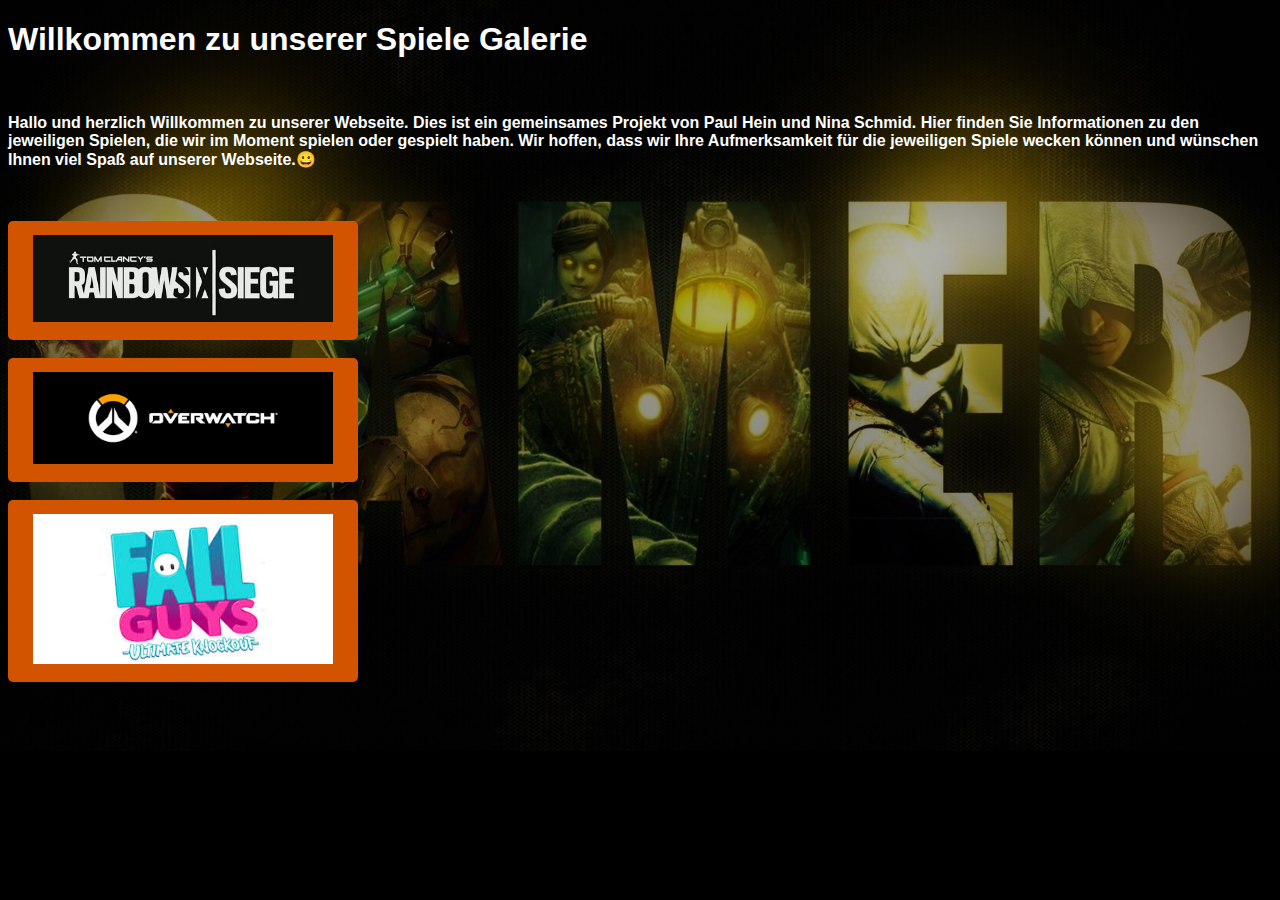
<file: index.html>
<!DOCTYPE html>
<html> 
<head>
	<meta charset="utf-8">
	<title>Spiele Galerie</title>
	<link rel="stylesheet" href="css/style.css" type="text/css">
</head>
<body id="homepageBody"> 
<h1>Willkommen zu unserer Spiele Galerie</h1>
<br>
<p><strong>Hallo und herzlich Willkommen zu unserer Webseite. Dies ist ein gemeinsames Projekt von Paul Hein und Nina Schmid. Hier finden Sie Informationen zu den jeweiligen Spielen, die wir im Moment spielen oder gespielt haben. Wir hoffen, dass wir Ihre Aufmerksamkeit für die jeweiligen Spiele wecken können und wünschen Ihnen viel Spaß auf unserer Webseite.</strong>&#128512;</p>
<br>
<br>
<a href="html/rainbow/Rainbow_Six_Siege.html"><img src="img/siege_text.jpg" alt="RainbowSixSiege" style="width: 300px;"></a>
<br>
<br>
<a href="html/overwatch/overwatch.html"><img src="img/overwatch_text.jpg" alt="Overwatch" style="width: 300px;"></a>
<br>
<br>
<a href="html/fallguys/fallguys.html"><img src="img/fallguys_text.jpg" alt="Fallguys" style="width: 300px;height: 150px;"></a>
</body>
</html>
</file>
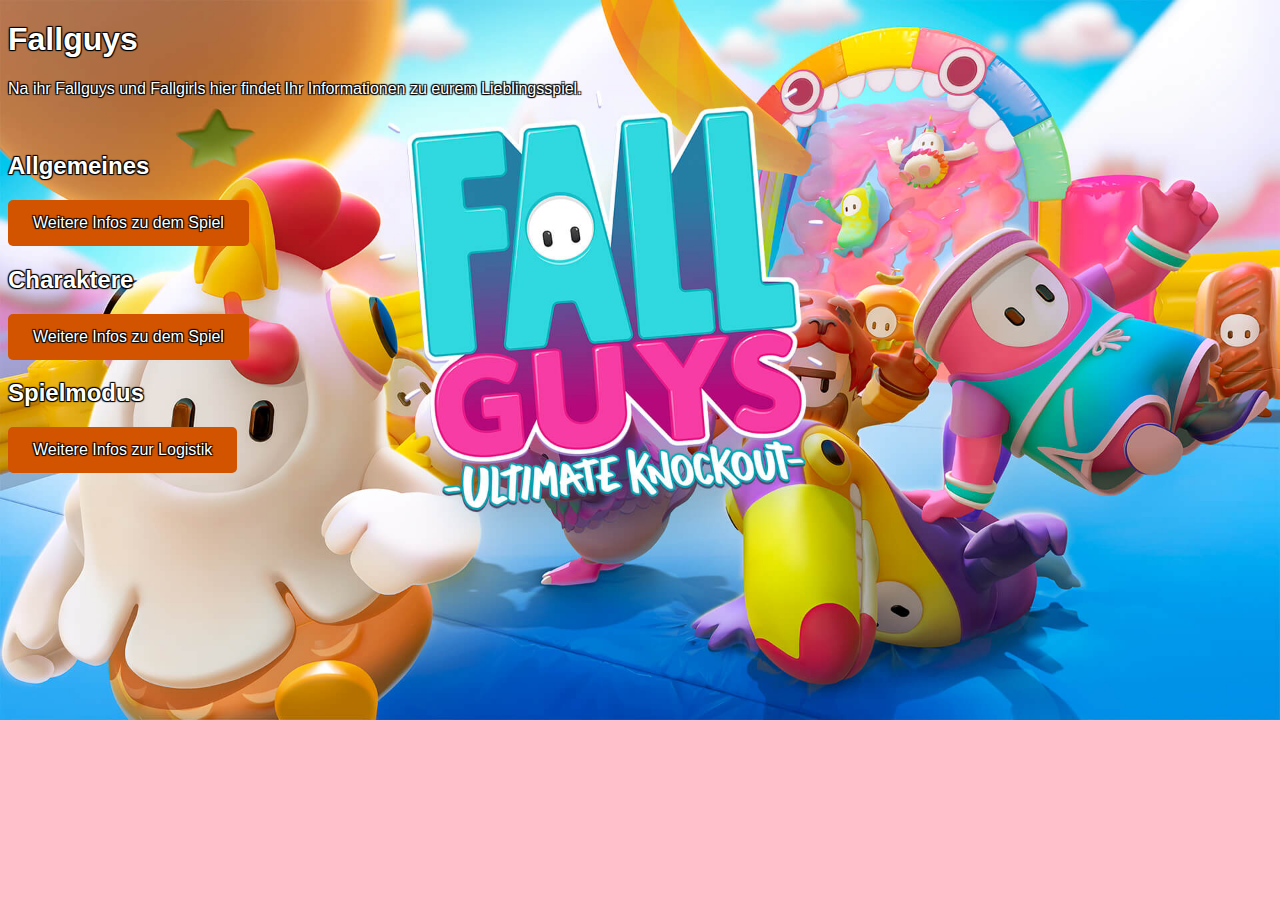
<file: html/fallguys/fallguys.html>
<!DOCTYPE html>
<html> 
<head>
	<meta charset="utf-8">
	<title>Fallguys</title>
	<link rel="stylesheet" href="../../css/style.css" type="text/css">
</head>
<body id="fallguysmainpage">
<h1>Fallguys</h1>
<p>Na ihr Fallguys und Fallgirls hier findet Ihr Informationen zu eurem Lieblingsspiel.</p>
<br>
<h2>Allgemeines</h2>
<a href="html/allgemeinesFallguys.html" target="_self">Weitere Infos zu dem Spiel</a>
<br>
<h2>Charaktere</h2>
<a href="html/charaktereFallguys.html" target="_self">Weitere Infos zu dem Spiel</a>
<br>
<h2>Spielmodus</h2>
<a href="html/spielmodusFallguys.html" target="_self">Weitere Infos zur Logistik</a>
</body>
</html>
</file>
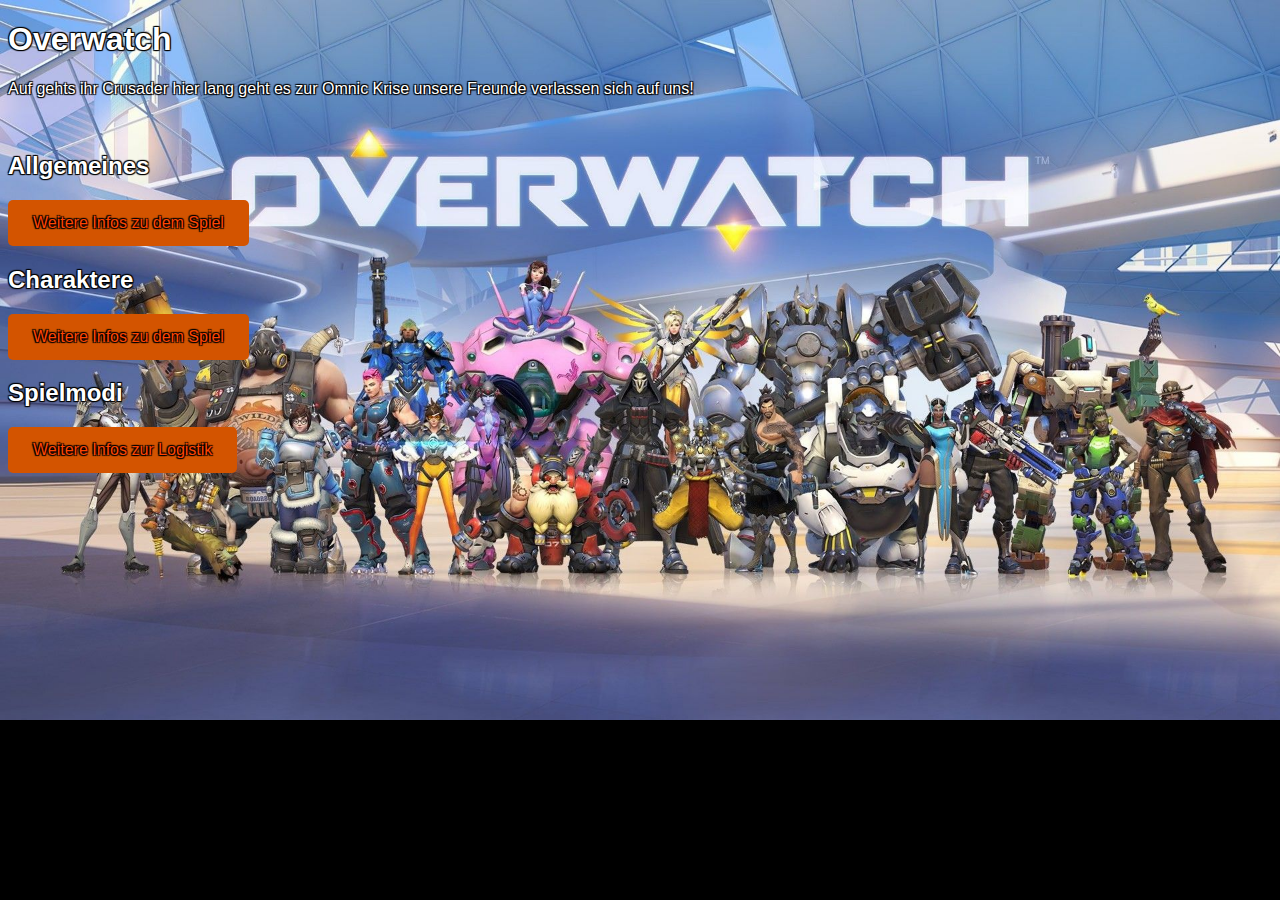
<file: html/overwatch/overwatch.html>
<!DOCTYPE html>
<html>
<head>
	<meta charset="utf-8">
	<title>Overwatch</title>
	<link rel="stylesheet" href="../../css/style.css" type="text/css">
</head>
<body id="overwatchHaupt">
<h1>Overwatch</h1>
<p>Auf gehts ihr Crusader hier lang geht es zur Omnic Krise unsere Freunde verlassen sich auf uns!</p>
<br>
<h2>Allgemeines</h2>
<a id="linkO" href="html/allgemeinesOverwatch.html" target="_self">Weitere Infos zu dem Spiel</a>
<br>
<h2>Charaktere</h2>
<a id="linkO" href="html/charaktereOverwatch.html" target="_self">Weitere Infos zu dem Spiel</a>
<br>
<h2>Spielmodi</h2>
<a id="linkO" href="html/spielmodusOverwatch.html" target="_self">Weitere Infos zur Logistik</a>
</body>
</html>
</file>
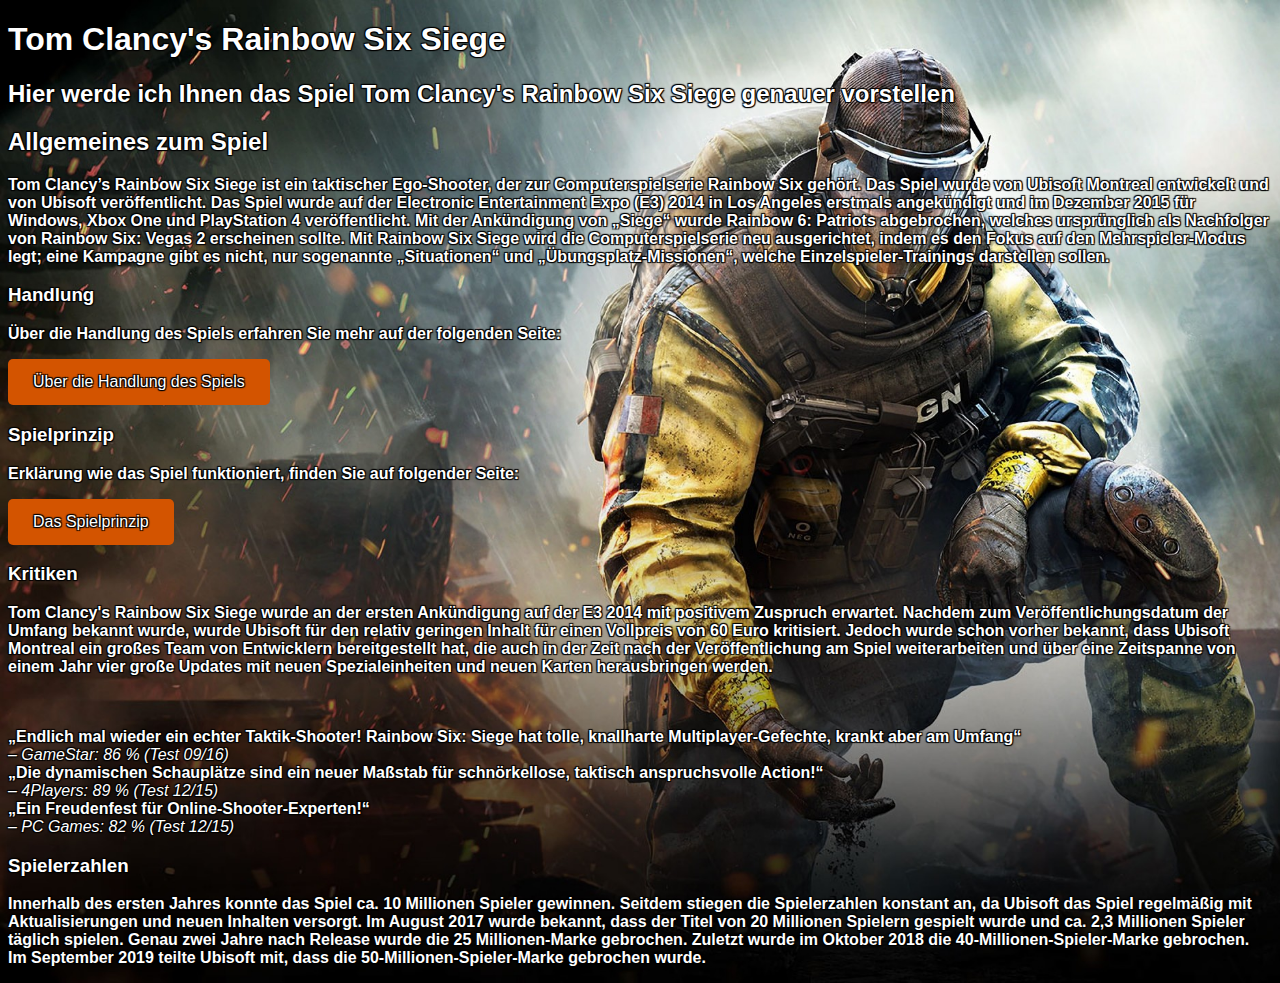
<file: html/rainbow/Rainbow_Six_Siege.html>
<!DOCTYPE html>
</html>
<head>
    <meta charset="utf-8">
    <title>Rainbow Six Siege</title>
    <link rel="stylesheet" href="../../css/style.css" type="text/css">
</head>
<body id="rainbowBackground">
<h1>Tom Clancy's Rainbow Six Siege</h1>
<h2>Hier werde ich Ihnen das Spiel Tom Clancy's Rainbow Six Siege genauer vorstellen</h2>
<h2>Allgemeines zum Spiel</h2>
<p><strong>Tom Clancy’s Rainbow Six Siege ist ein taktischer Ego-Shooter, der zur Computerspielserie Rainbow Six gehört. Das Spiel wurde von Ubisoft Montreal entwickelt und von Ubisoft veröffentlicht. Das Spiel wurde auf der Electronic Entertainment Expo (E3) 2014 in Los Angeles erstmals angekündigt und im Dezember 2015 für Windows, Xbox One und PlayStation 4 veröffentlicht. Mit der Ankündigung von „Siege“ wurde Rainbow 6: Patriots abgebrochen, welches ursprünglich als Nachfolger von Rainbow Six: Vegas 2 erscheinen sollte. Mit Rainbow Six Siege wird die Computerspielserie neu ausgerichtet, indem es den Fokus auf den Mehrspieler-Modus legt; eine Kampagne gibt es nicht, nur sogenannte „Situationen“ und „Übungsplatz-Missionen“, welche Einzelspieler-Trainings darstellen sollen.</strong></p>
<h3>Handlung</h3>
<p><strong>Über die Handlung des Spiels erfahren Sie mehr auf der folgenden Seite:</strong></p>
<a href="sonstiges/handlung.html" target="_self">Über die Handlung des Spiels</a>
<h3>Spielprinzip</h3>
<p><strong>Erklärung wie das Spiel funktioniert, finden Sie auf folgender Seite:</strong></p>
<a href="sonstiges/spielprinzip.html" target="_self">Das Spielprinzip</a>
<h3>Kritiken</h3>
<p><strong>Tom Clancy's Rainbow Six Siege wurde an der ersten Ankündigung auf der E3 2014 mit positivem Zuspruch erwartet. Nachdem zum Veröffentlichungsdatum der Umfang bekannt wurde, wurde Ubisoft für den relativ geringen Inhalt für einen Vollpreis von 60 Euro kritisiert. Jedoch wurde schon vorher bekannt, dass Ubisoft Montreal ein großes Team von Entwicklern bereitgestellt hat, die auch in der Zeit nach der Veröffentlichung am Spiel weiterarbeiten und über eine Zeitspanne von einem Jahr vier große Updates mit neuen Spezialeinheiten und neuen Karten herausbringen werden.</strong></p><br>
<br><strong>„Endlich mal wieder ein echter Taktik-Shooter! Rainbow Six: Siege hat tolle, knallharte Multiplayer-Gefechte, krankt aber am Umfang“</strong>
<br><i>– GameStar: 86 % (Test 09/16)</i>
<br><strong>„Die dynamischen Schauplätze sind ein neuer Maßstab für schnörkellose, taktisch anspruchsvolle Action!“</strong>
<br><i>– 4Players: 89 % (Test 12/15)</i>
<br><strong>„Ein Freudenfest für Online-Shooter-Experten!“</strong>
<br><i>– PC Games: 82 % (Test 12/15)</i>
<h3>Spielerzahlen</h3>
<p><strong>Innerhalb des ersten Jahres konnte das Spiel ca. 10 Millionen Spieler gewinnen. Seitdem stiegen die Spielerzahlen konstant an, da Ubisoft das Spiel regelmäßig mit Aktualisierungen und neuen Inhalten versorgt. Im August 2017 wurde bekannt, dass der Titel von 20 Millionen Spielern gespielt wurde und ca. 2,3 Millionen Spieler täglich spielen. Genau zwei Jahre nach Release wurde die 25 Millionen-Marke gebrochen. Zuletzt wurde im Oktober 2018 die 40-Millionen-Spieler-Marke gebrochen. Im September 2019 teilte Ubisoft mit, dass die 50-Millionen-Spieler-Marke gebrochen wurde.</strong></p>
</body>
</html>
</file>
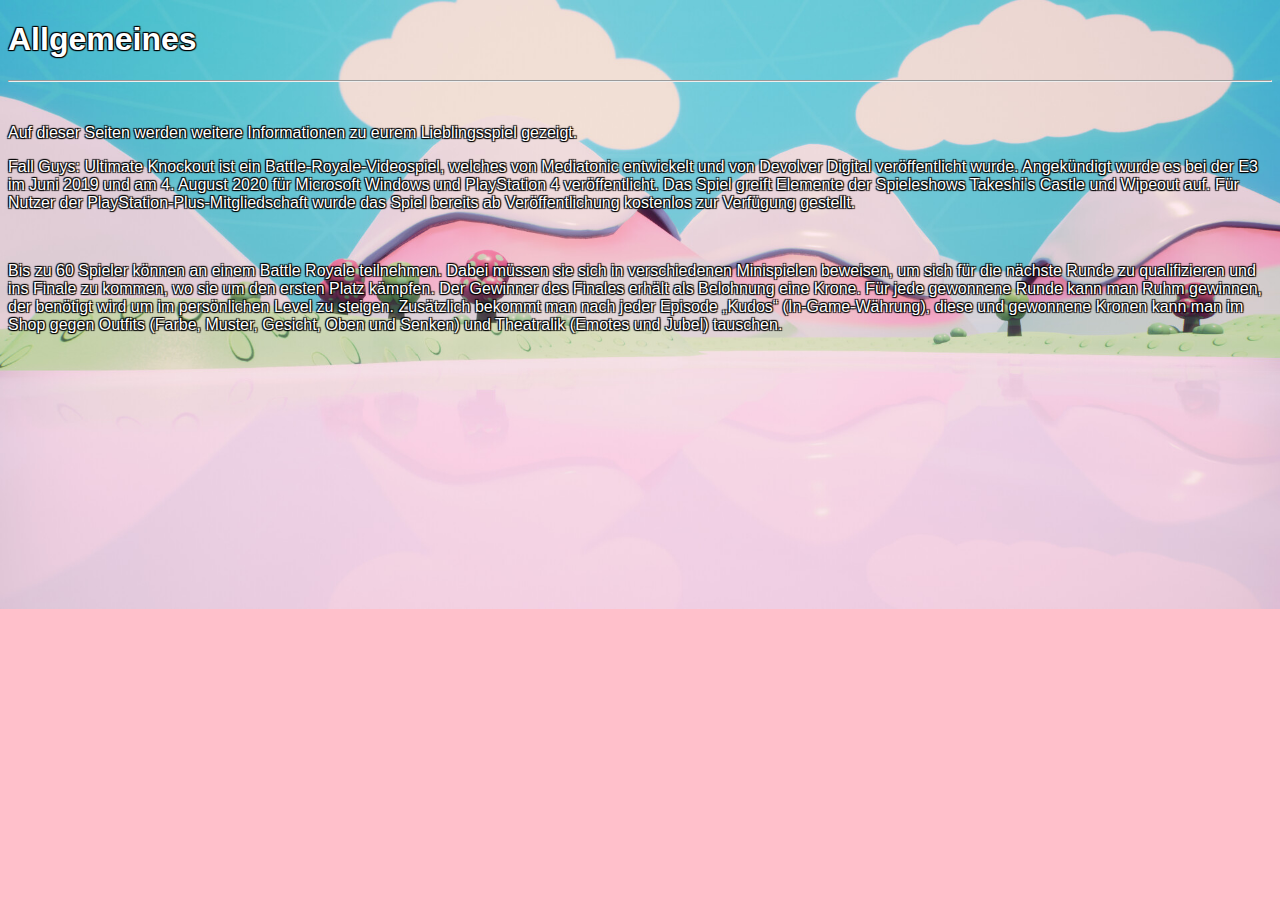
<file: html/fallguys/html/allgemeinesFallguys.html>
<!DOCTYPE html>
<html>
<head>
	<meta charset="utf-8">
	<title>Allgemeines</title>
	<link rel="stylesheet" href="../../../css/style.css" type="text/css">
</head>
<body id="fallguysrest">
<h1>Allgemeines</h1>
<hr>
<br>
<p>Auf dieser Seiten werden weitere Informationen zu eurem Lieblingsspiel gezeigt.
<br>
</p>
<p>Fall Guys: Ultimate Knockout ist ein Battle-Royale-Videospiel, welches von Mediatonic entwickelt und von Devolver Digital veröffentlicht wurde. Angekündigt wurde es bei der E3 im Juni 2019 und am 4. August 2020 für Microsoft Windows und PlayStation 4 veröffentlicht. Das Spiel greift Elemente der Spieleshows Takeshi’s Castle und Wipeout auf.
	Für Nutzer der PlayStation-Plus-Mitgliedschaft wurde das Spiel bereits ab Veröffentlichung kostenlos zur Verfügung gestellt.</p>
<br>
<p>Bis zu 60 Spieler können an einem Battle Royale teilnehmen. Dabei müssen sie sich in verschiedenen Minispielen beweisen, um sich für die nächste Runde zu qualifizieren und ins Finale zu kommen, wo sie um den ersten Platz kämpfen. Der Gewinner des Finales erhält als Belohnung eine Krone. Für jede gewonnene Runde kann man Ruhm gewinnen, der benötigt wird um im persönlichen Level zu steigen. Zusätzlich bekommt man nach jeder Episode „Kudos“ (In-Game-Währung), diese und gewonnene Kronen kann man im Shop gegen Outfits (Farbe, Muster, Gesicht, Oben und Senken) und Theatralik (Emotes und Jubel) tauschen.</p>	
</body>
</html>
</file>
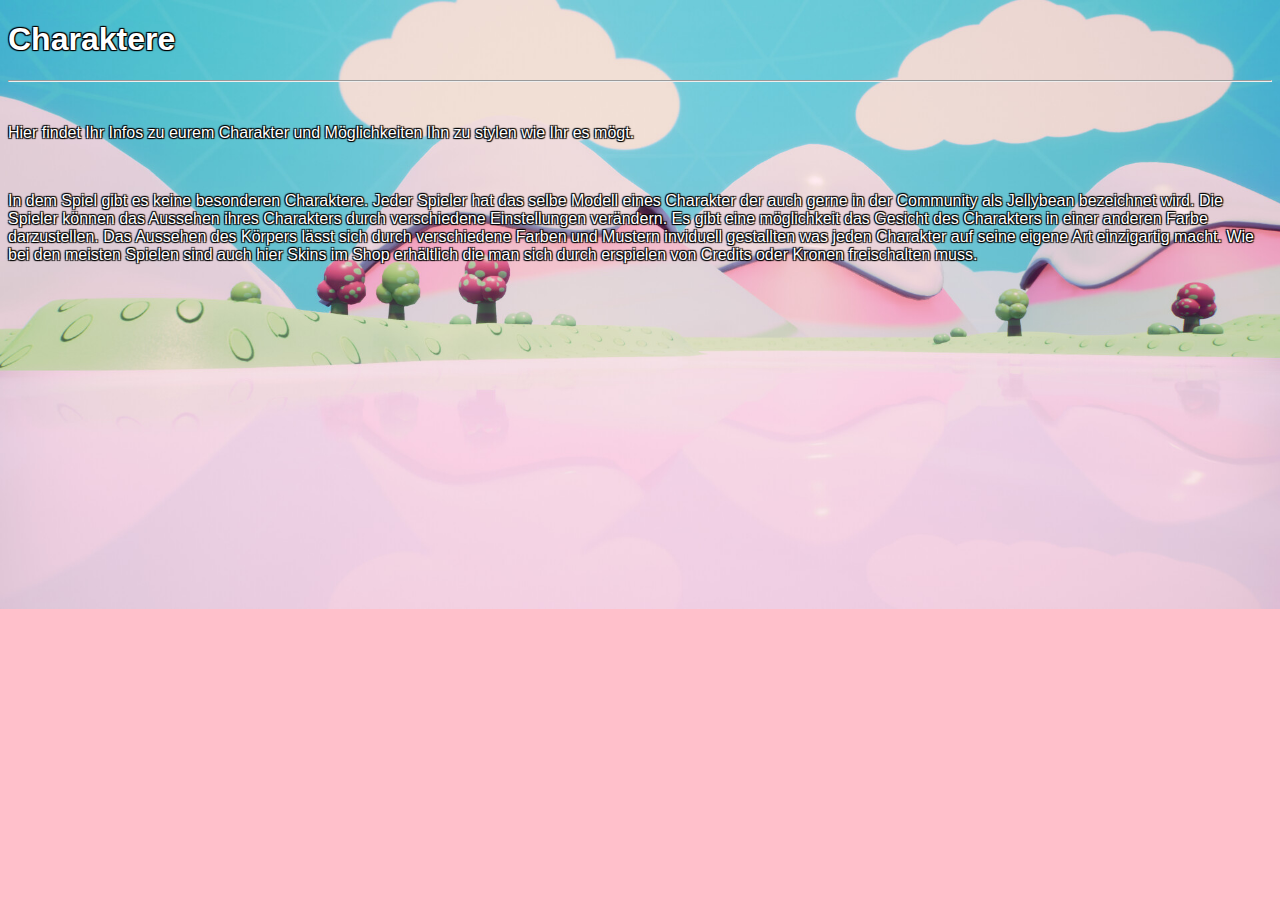
<file: html/fallguys/html/charaktereFallguys.html>
<!DOCTYPE html>
<html>
<head>
	<meta charset="utf-8">
	<title>Charaktere</title>
	<link rel="stylesheet" href="../../../css/style.css" type="text/css">
</head>
<body id="fallguysrest">
<h1>Charaktere</h1>
<hr>
<br>
<p>Hier findet Ihr Infos zu eurem Charakter und Möglichkeiten Ihn zu stylen wie Ihr es mögt.</p>
<br>
<p>In dem Spiel gibt es keine besonderen Charaktere. Jeder Spieler hat das selbe Modell eines Charakter der auch gerne in der Community als Jellybean bezeichnet wird. Die Spieler können das Aussehen ihres Charakters durch verschiedene Einstellungen verändern. Es gibt eine möglichkeit das Gesicht des Charakters in einer anderen Farbe darzustellen. Das Aussehen des Körpers lässt sich durch verschiedene Farben und Mustern inviduell gestallten was jeden Charakter auf seine eigene Art einzigartig macht. Wie bei den meisten Spielen sind auch hier Skins im Shop erhältlich die man sich durch erspielen von Credits oder Kronen freischalten muss.</p>
</body>
</html>
</file>
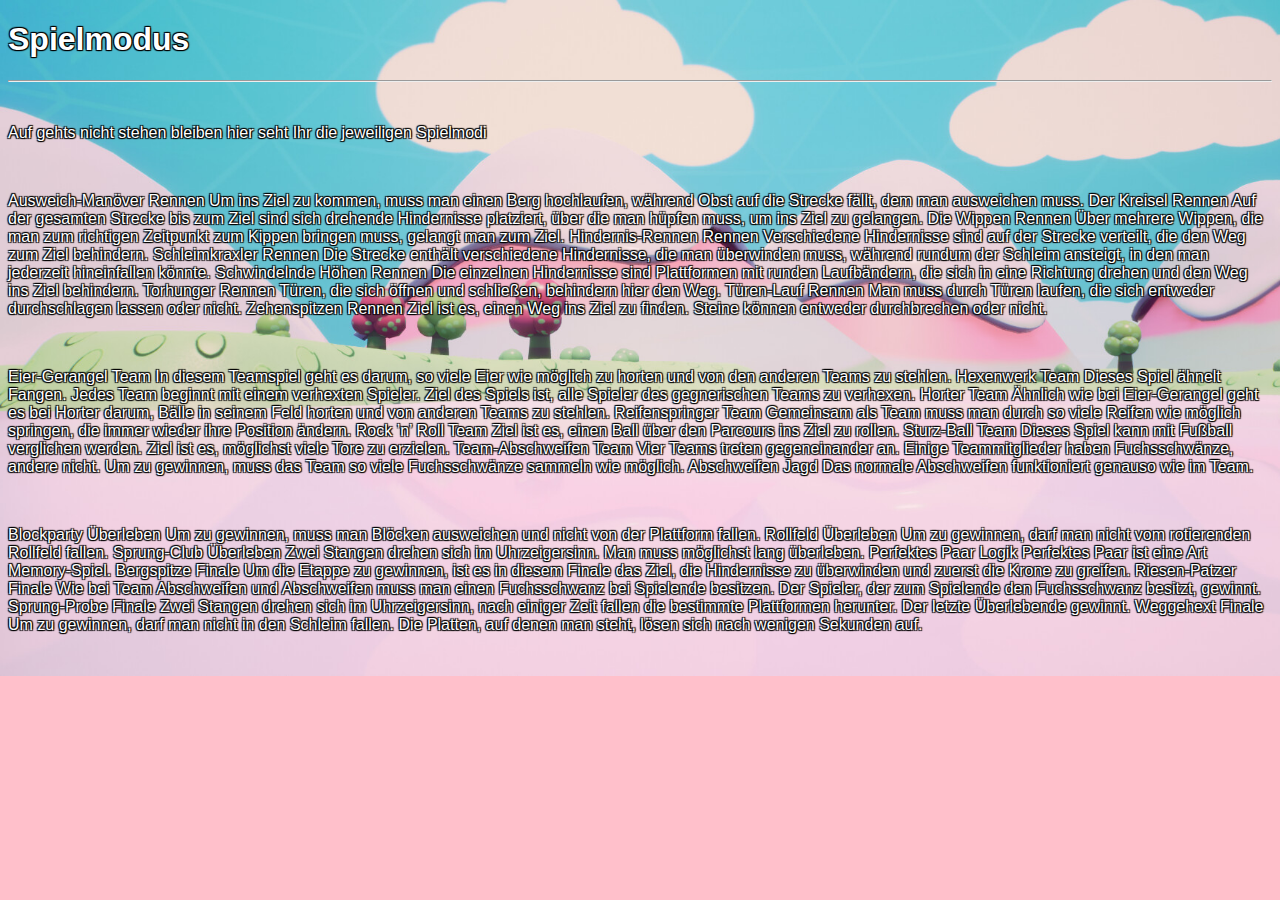
<file: html/fallguys/html/spielmodusFallguys.html>
<!DOCTYPE html>
<html> 
<head>
	<meta charset="utf-8">
	<title>Spielmodus</title>
	<link rel="stylesheet" href="../../../css/style.css" type="text/css">
</head>
<body id="fallguysrest">
<h1>Spielmodus</h1>
<hr>
<br>
<p>Auf gehts nicht stehen bleiben hier seht Ihr die jeweiligen Spielmodi</p>
<br>
<p>Ausweich-Manöver	Rennen	Um ins Ziel zu kommen, muss man einen Berg hochlaufen, während Obst auf die Strecke fällt, dem man ausweichen muss.
    Der Kreisel	Rennen	Auf der gesamten Strecke bis zum Ziel sind sich drehende Hindernisse platziert, über die man hüpfen muss, um ins Ziel zu gelangen.
    Die Wippen	Rennen	Über mehrere Wippen, die man zum richtigen Zeitpunkt zum Kippen bringen muss, gelangt man zum Ziel.
    Hindernis-Rennen	Rennen	Verschiedene Hindernisse sind auf der Strecke verteilt, die den Weg zum Ziel behindern.
    Schleimkraxler	Rennen	Die Strecke enthält verschiedene Hindernisse, die man überwinden muss, während rundum der Schleim ansteigt, in den man jederzeit hineinfallen könnte.
    Schwindelnde Höhen	Rennen	Die einzelnen Hindernisse sind Plattformen mit runden Laufbändern, die sich in eine Richtung drehen und den Weg ins Ziel behindern.
    Torhunger	Rennen	Türen, die sich öffnen und schließen, behindern hier den Weg.
    Türen-Lauf	Rennen	Man muss durch Türen laufen, die sich entweder durchschlagen lassen oder nicht.
    Zehenspitzen	Rennen	Ziel ist es, einen Weg ins Ziel zu finden. Steine können entweder durchbrechen oder nicht.</p>
<br>
<p>Eier-Gerangel	Team	In diesem Teamspiel geht es darum, so viele Eier wie möglich zu horten und von den anderen Teams zu stehlen.
    Hexenwerk	Team	Dieses Spiel ähnelt Fangen. Jedes Team beginnt mit einem verhexten Spieler. Ziel des Spiels ist, alle Spieler des gegnerischen Teams zu verhexen.
    Horter	Team	Ähnlich wie bei Eier-Gerangel geht es bei Horter darum, Bälle in seinem Feld horten und von anderen Teams zu stehlen.
    Reifenspringer	Team	Gemeinsam als Team muss man durch so viele Reifen wie möglich springen, die immer wieder ihre Position ändern.
    Rock ’n’ Roll	Team	Ziel ist es, einen Ball über den Parcours ins Ziel zu rollen.
    Sturz-Ball	Team	Dieses Spiel kann mit Fußball verglichen werden. Ziel ist es, möglichst viele Tore zu erzielen.
    Team-Abschweifen	Team	Vier Teams treten gegeneinander an. Einige Teammitglieder haben Fuchsschwänze, andere nicht. Um zu gewinnen, muss das Team so viele Fuchsschwänze sammeln wie möglich.
    Abschweifen	Jagd	Das normale Abschweifen funktioniert genauso wie im Team.</p>
<br>
<p>Blockparty	Überleben	Um zu gewinnen, muss man Blöcken ausweichen und nicht von der Plattform fallen.
    Rollfeld	Überleben	Um zu gewinnen, darf man nicht vom rotierenden Rollfeld fallen.
    Sprung-Club	Überleben	Zwei Stangen drehen sich im Uhrzeigersinn. Man muss möglichst lang überleben.
    Perfektes Paar	Logik	Perfektes Paar ist eine Art Memory-Spiel.
    Bergspitze	Finale	Um die Etappe zu gewinnen, ist es in diesem Finale das Ziel, die Hindernisse zu überwinden und zuerst die Krone zu greifen.
    Riesen-Patzer	Finale	Wie bei Team Abschweifen und Abschweifen muss man einen Fuchsschwanz bei Spielende besitzen. Der Spieler, der zum Spielende den Fuchsschwanz besitzt, gewinnt.
    Sprung-Probe	Finale	Zwei Stangen drehen sich im Uhrzeigersinn, nach einiger Zeit fallen die bestimmte Plattformen herunter. Der letzte Überlebende gewinnt.
    Weggehext	Finale	Um zu gewinnen, darf man nicht in den Schleim fallen. Die Platten, auf denen man steht, lösen sich nach wenigen Sekunden auf.</p>
<br>
</body>
</html>
</file>
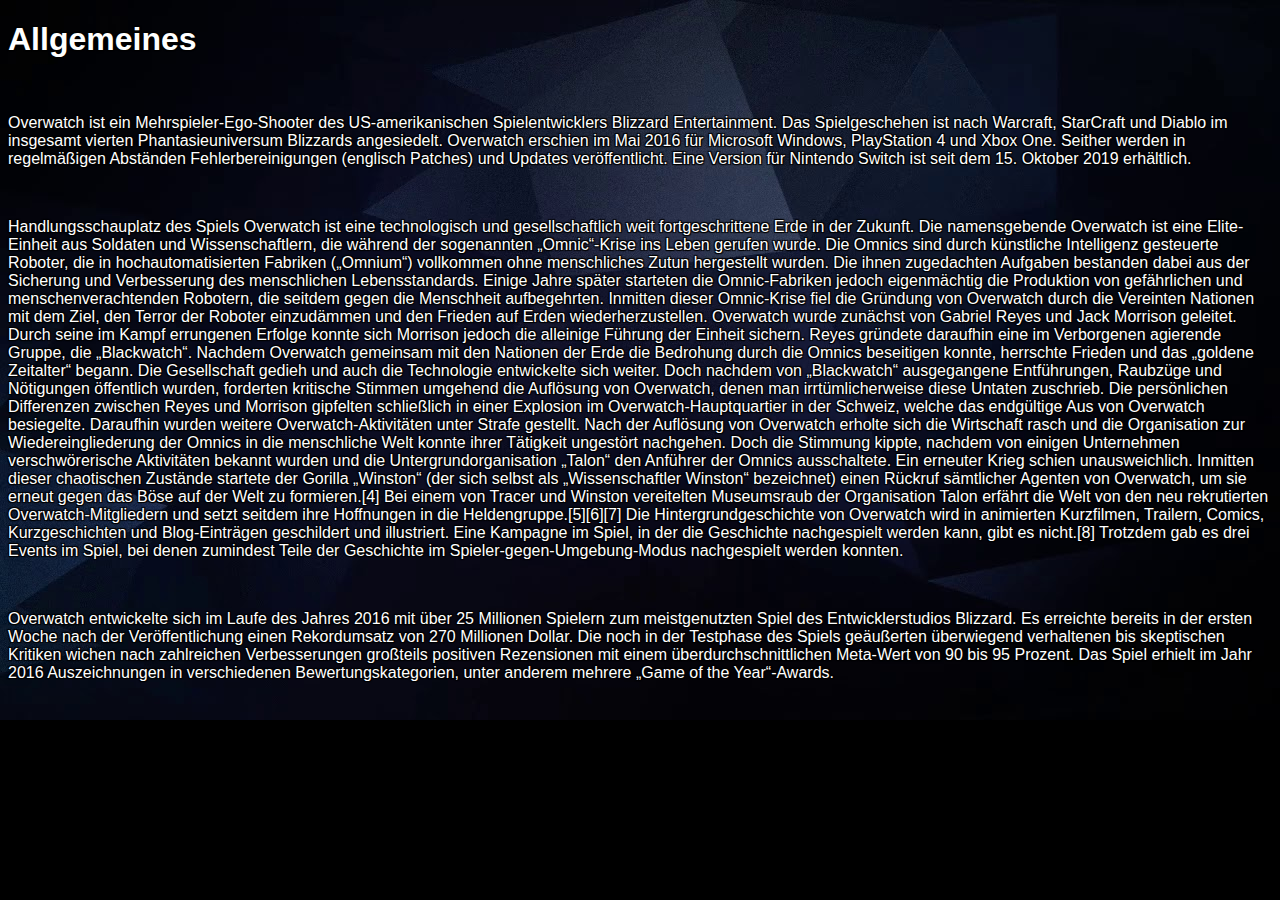
<file: html/overwatch/html/allgemeinesOverwatch.html>
<!DOCTYPE html>
<html> 
<head>
	<meta charset="utf-8">
	<title>Allgemeines</title>
	<link rel="stylesheet" href="../../../css/style.css" type="text/css">
</head>
<body id="overwatchMain">
<h1>Allgemeines</h1>
<br>
<p>Overwatch ist ein Mehrspieler-Ego-Shooter des US-amerikanischen Spielentwicklers Blizzard Entertainment. Das Spielgeschehen ist nach Warcraft, StarCraft und Diablo im insgesamt vierten Phantasieuniversum Blizzards angesiedelt. Overwatch erschien im Mai 2016 für Microsoft Windows, PlayStation 4 und Xbox One. Seither werden in regelmäßigen Abständen Fehlerbereinigungen (englisch Patches) und Updates veröffentlicht. Eine Version für Nintendo Switch ist seit dem 15. Oktober 2019 erhältlich.</p>
<br>
<p>Handlungsschauplatz des Spiels Overwatch ist eine technologisch und gesellschaftlich weit fortgeschrittene Erde in der Zukunft. Die namensgebende Overwatch ist eine Elite-Einheit aus Soldaten und Wissenschaftlern, die während der sogenannten „Omnic“-Krise ins Leben gerufen wurde. Die Omnics sind durch künstliche Intelligenz gesteuerte Roboter, die in hochautomatisierten Fabriken („Omnium“) vollkommen ohne menschliches Zutun hergestellt wurden. Die ihnen zugedachten Aufgaben bestanden dabei aus der Sicherung und Verbesserung des menschlichen Lebensstandards. Einige Jahre später starteten die Omnic-Fabriken jedoch eigenmächtig die Produktion von gefährlichen und menschenverachtenden Robotern, die seitdem gegen die Menschheit aufbegehrten. Inmitten dieser Omnic-Krise fiel die Gründung von Overwatch durch die Vereinten Nationen mit dem Ziel, den Terror der Roboter einzudämmen und den Frieden auf Erden wiederherzustellen.

	Overwatch wurde zunächst von Gabriel Reyes und Jack Morrison geleitet. Durch seine im Kampf errungenen Erfolge konnte sich Morrison jedoch die alleinige Führung der Einheit sichern. Reyes gründete daraufhin eine im Verborgenen agierende Gruppe, die „Blackwatch“. Nachdem Overwatch gemeinsam mit den Nationen der Erde die Bedrohung durch die Omnics beseitigen konnte, herrschte Frieden und das „goldene Zeitalter“ begann. Die Gesellschaft gedieh und auch die Technologie entwickelte sich weiter. Doch nachdem von „Blackwatch“ ausgegangene Entführungen, Raubzüge und Nötigungen öffentlich wurden, forderten kritische Stimmen umgehend die Auflösung von Overwatch, denen man irrtümlicherweise diese Untaten zuschrieb. Die persönlichen Differenzen zwischen Reyes und Morrison gipfelten schließlich in einer Explosion im Overwatch-Hauptquartier in der Schweiz, welche das endgültige Aus von Overwatch besiegelte. Daraufhin wurden weitere Overwatch-Aktivitäten unter Strafe gestellt.
	
	Nach der Auflösung von Overwatch erholte sich die Wirtschaft rasch und die Organisation zur Wiedereingliederung der Omnics in die menschliche Welt konnte ihrer Tätigkeit ungestört nachgehen. Doch die Stimmung kippte, nachdem von einigen Unternehmen verschwörerische Aktivitäten bekannt wurden und die Untergrundorganisation „Talon“ den Anführer der Omnics ausschaltete. Ein erneuter Krieg schien unausweichlich. Inmitten dieser chaotischen Zustände startete der Gorilla „Winston“ (der sich selbst als „Wissenschaftler Winston“ bezeichnet) einen Rückruf sämtlicher Agenten von Overwatch, um sie erneut gegen das Böse auf der Welt zu formieren.[4] Bei einem von Tracer und Winston vereitelten Museumsraub der Organisation Talon erfährt die Welt von den neu rekrutierten Overwatch-Mitgliedern und setzt seitdem ihre Hoffnungen in die Heldengruppe.[5][6][7]
	
	Die Hintergrundgeschichte von Overwatch wird in animierten Kurzfilmen, Trailern, Comics, Kurzgeschichten und Blog-Einträgen geschildert und illustriert. Eine Kampagne im Spiel, in der die Geschichte nachgespielt werden kann, gibt es nicht.[8] Trotzdem gab es drei Events im Spiel, bei denen zumindest Teile der Geschichte im Spieler-gegen-Umgebung-Modus nachgespielt werden konnten.</p>
<br>
<p>Overwatch entwickelte sich im Laufe des Jahres 2016 mit über 25 Millionen Spielern zum meistgenutzten Spiel des Entwicklerstudios Blizzard. Es erreichte bereits in der ersten Woche nach der Veröffentlichung einen Rekordumsatz von 270 Millionen Dollar. Die noch in der Testphase des Spiels geäußerten überwiegend verhaltenen bis skeptischen Kritiken wichen nach zahlreichen Verbesserungen großteils positiven Rezensionen mit einem überdurchschnittlichen Meta-Wert von 90 bis 95 Prozent. Das Spiel erhielt im Jahr 2016 Auszeichnungen in verschiedenen Bewertungskategorien, unter anderem mehrere „Game of the Year“-Awards.</p>
</body>
</html>
</file>
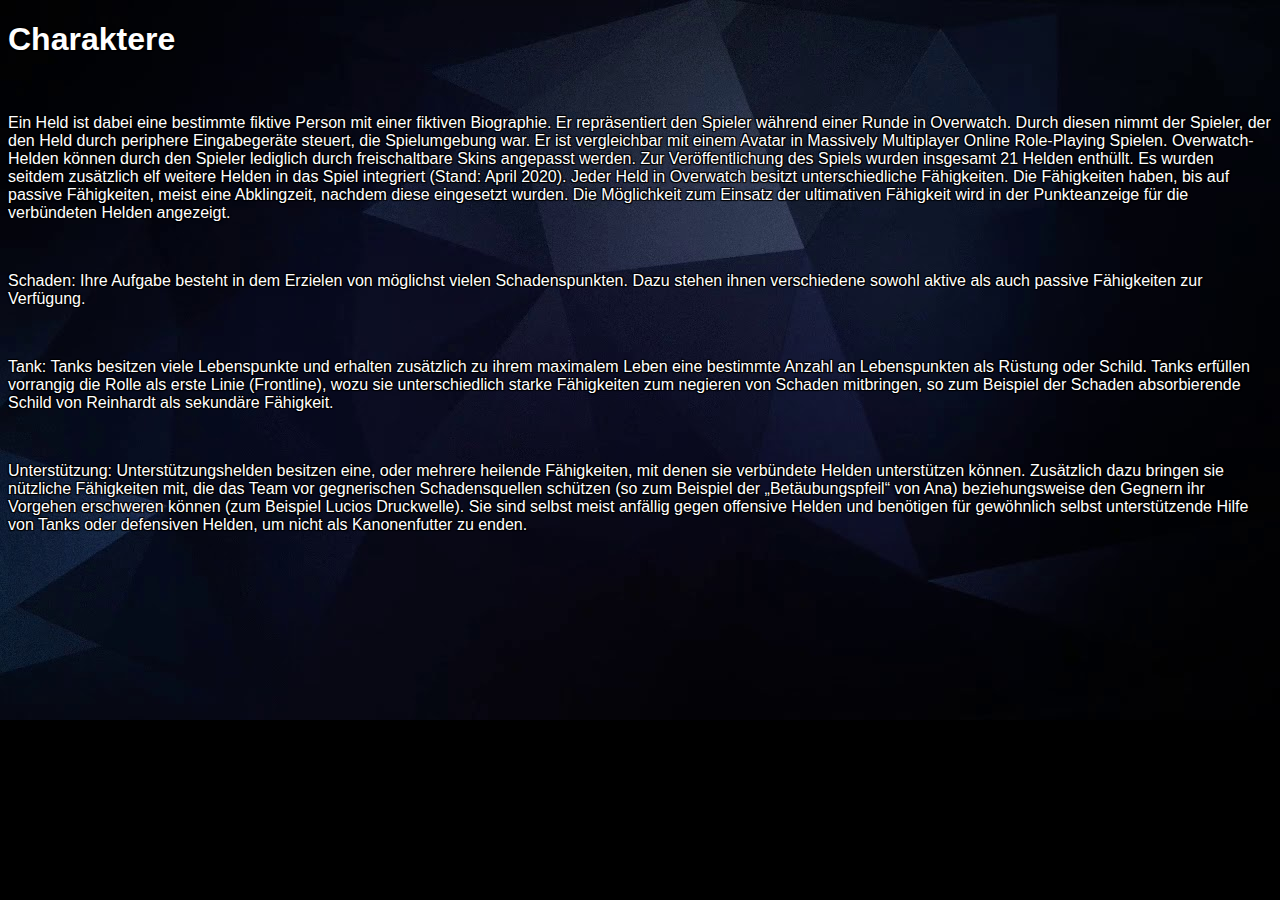
<file: html/overwatch/html/charaktereOverwatch.html>
<!DOCTYPE html>
<html> 
<head>
	<meta charset="utf-8">
	<title>Charaktere</title>
	<link rel="stylesheet" href="../../../css/style.css" type="text/css">
</head>
<body id="overwatchMain">
<h1>Charaktere</h1>
<br>
<p>Ein Held ist dabei eine bestimmte fiktive Person mit einer fiktiven Biographie. Er repräsentiert den Spieler während einer Runde in Overwatch. Durch diesen nimmt der Spieler, der den Held durch periphere Eingabegeräte steuert, die Spielumgebung war. Er ist vergleichbar mit einem Avatar in Massively Multiplayer Online Role-Playing Spielen. Overwatch-Helden können durch den Spieler lediglich durch freischaltbare Skins angepasst werden.
    Zur Veröffentlichung des Spiels wurden insgesamt 21 Helden enthüllt. Es wurden seitdem zusätzlich elf weitere Helden in das Spiel integriert (Stand: April 2020). Jeder Held in Overwatch besitzt unterschiedliche Fähigkeiten. Die Fähigkeiten haben, bis auf passive Fähigkeiten, meist eine Abklingzeit, nachdem diese eingesetzt wurden. Die Möglichkeit zum Einsatz der ultimativen Fähigkeit wird in der Punkteanzeige für die verbündeten Helden angezeigt.</p>
<br>
<p>Schaden: Ihre Aufgabe besteht in dem Erzielen von möglichst vielen Schadenspunkten. Dazu stehen ihnen verschiedene sowohl aktive als auch passive Fähigkeiten zur Verfügung.</p>
<br>
<p>Tank: Tanks besitzen viele Lebenspunkte und erhalten zusätzlich zu ihrem maximalem Leben eine bestimmte Anzahl an Lebenspunkten als Rüstung oder Schild. Tanks erfüllen vorrangig die Rolle als erste Linie (Frontline), wozu sie unterschiedlich starke Fähigkeiten zum negieren von Schaden mitbringen, so zum Beispiel der Schaden absorbierende Schild von Reinhardt als sekundäre Fähigkeit.</p>
<br>
<p>Unterstützung: Unterstützungshelden besitzen eine, oder mehrere heilende Fähigkeiten, mit denen sie verbündete Helden unterstützen können. Zusätzlich dazu bringen sie nützliche Fähigkeiten mit, die das Team vor gegnerischen Schadensquellen schützen (so zum Beispiel der „Betäubungspfeil“ von Ana) beziehungsweise den Gegnern ihr Vorgehen erschweren können (zum Beispiel Lucios Druckwelle). Sie sind selbst meist anfällig gegen offensive Helden und benötigen für gewöhnlich selbst unterstützende Hilfe von Tanks oder defensiven Helden, um nicht als Kanonenfutter zu enden.</p>	
</body>
</html>
</file>
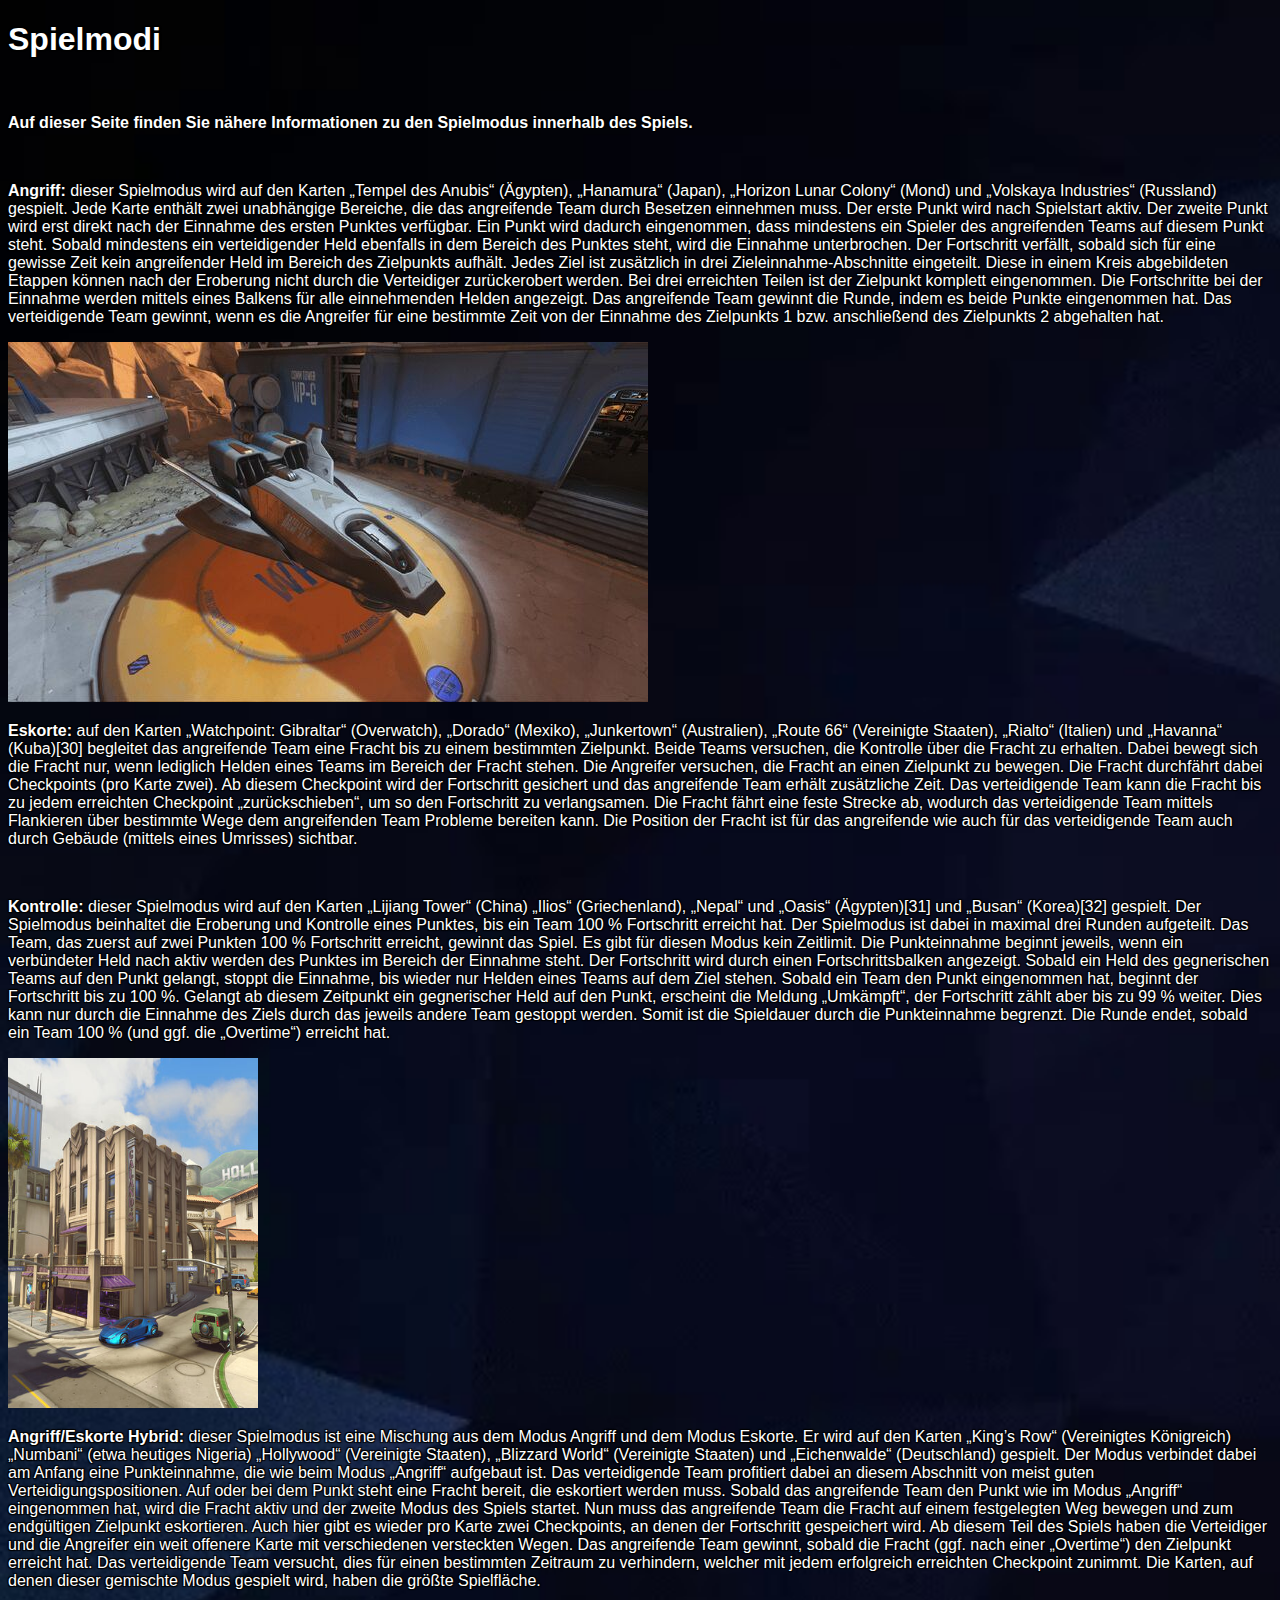
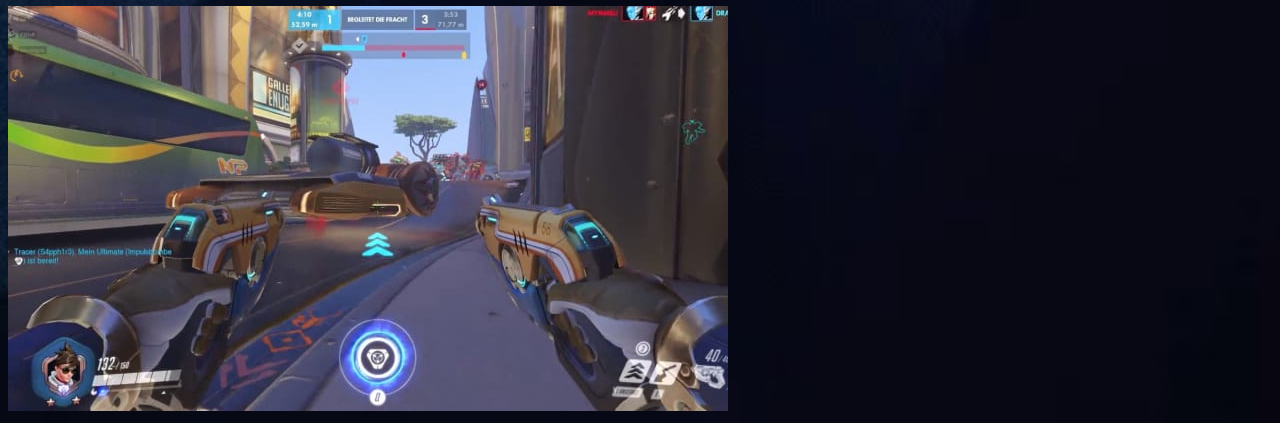
<file: html/overwatch/html/spielmodusOverwatch.html>
<!DOCTYPE html>
<html>
<head>
	<meta charset="utf-8">
	<title>Spielmodus</title>
	<link rel="stylesheet" href="../../../css/style.css" type="text/css">
</head>
<body id="overwatchMain">
<h1>Spielmodi</h1>
<br>
<p><strong>Auf dieser Seite finden Sie nähere Informationen zu den Spielmodus innerhalb des Spiels.</strong></p>
<br>
<p><strong>Angriff:</strong> dieser Spielmodus wird auf den Karten „Tempel des Anubis“ (Ägypten), „Hanamura“ (Japan), „Horizon Lunar Colony“ (Mond) und „Volskaya Industries“ (Russland) gespielt. Jede Karte enthält zwei unabhängige Bereiche, die das angreifende Team durch Besetzen einnehmen muss. Der erste Punkt wird nach Spielstart aktiv. Der zweite Punkt wird erst direkt nach der Einnahme des ersten Punktes verfügbar. Ein Punkt wird dadurch eingenommen, dass mindestens ein Spieler des angreifenden Teams auf diesem Punkt steht. Sobald mindestens ein verteidigender Held ebenfalls in dem Bereich des Punktes steht, wird die Einnahme unterbrochen. Der Fortschritt verfällt, sobald sich für eine gewisse Zeit kein angreifender Held im Bereich des Zielpunkts aufhält. Jedes Ziel ist zusätzlich in drei Zieleinnahme-Abschnitte eingeteilt. Diese in einem Kreis abgebildeten Etappen können nach der Eroberung nicht durch die Verteidiger zurückerobert werden. Bei drei erreichten Teilen ist der Zielpunkt komplett eingenommen. Die Fortschritte bei der Einnahme werden mittels eines Balkens für alle einnehmenden Helden angezeigt. Das angreifende Team gewinnt die Runde, indem es beide Punkte eingenommen hat. Das verteidigende Team gewinnt, wenn es die Angreifer für eine bestimmte Zeit von der Einnahme des Zielpunkts 1 bzw. anschließend des Zielpunkts 2 abgehalten hat.</p><img src="../../../img/overwatch_payload.jpg" alt="payload">
<br>
<p><strong>Eskorte:</strong> auf den Karten „Watchpoint: Gibraltar“ (Overwatch), „Dorado“ (Mexiko), „Junkertown“ (Australien), „Route 66“ (Vereinigte Staaten), „Rialto“ (Italien) und „Havanna“ (Kuba)[30] begleitet das angreifende Team eine Fracht bis zu einem bestimmten Zielpunkt. Beide Teams versuchen, die Kontrolle über die Fracht zu erhalten. Dabei bewegt sich die Fracht nur, wenn lediglich Helden eines Teams im Bereich der Fracht stehen. Die Angreifer versuchen, die Fracht an einen Zielpunkt zu bewegen. Die Fracht durchfährt dabei Checkpoints (pro Karte zwei). Ab diesem Checkpoint wird der Fortschritt gesichert und das angreifende Team erhält zusätzliche Zeit. Das verteidigende Team kann die Fracht bis zu jedem erreichten Checkpoint „zurückschieben“, um so den Fortschritt zu verlangsamen. Die Fracht fährt eine feste Strecke ab, wodurch das verteidigende Team mittels Flankieren über bestimmte Wege dem angreifenden Team Probleme bereiten kann. Die Position der Fracht ist für das angreifende wie auch für das verteidigende Team auch durch Gebäude (mittels eines Umrisses) sichtbar.</p>
<br>
<p><strong>Kontrolle:</strong> dieser Spielmodus wird auf den Karten „Lijiang Tower“ (China) „Ilios“ (Griechenland), „Nepal“ und „Oasis“ (Ägypten)[31] und „Busan“ (Korea)[32] gespielt. Der Spielmodus beinhaltet die Eroberung und Kontrolle eines Punktes, bis ein Team 100 % Fortschritt erreicht hat. Der Spielmodus ist dabei in maximal drei Runden aufgeteilt. Das Team, das zuerst auf zwei Punkten 100 % Fortschritt erreicht, gewinnt das Spiel. Es gibt für diesen Modus kein Zeitlimit. Die Punkteinnahme beginnt jeweils, wenn ein verbündeter Held nach aktiv werden des Punktes im Bereich der Einnahme steht. Der Fortschritt wird durch einen Fortschrittsbalken angezeigt. Sobald ein Held des gegnerischen Teams auf den Punkt gelangt, stoppt die Einnahme, bis wieder nur Helden eines Teams auf dem Ziel stehen. Sobald ein Team den Punkt eingenommen hat, beginnt der Fortschritt bis zu 100 %. Gelangt ab diesem Zeitpunkt ein gegnerischer Held auf den Punkt, erscheint die Meldung „Umkämpft“, der Fortschritt zählt aber bis zu 99 % weiter. Dies kann nur durch die Einnahme des Ziels durch das jeweils andere Team gestoppt werden. Somit ist die Spieldauer durch die Punkteinnahme begrenzt. Die Runde endet, sobald ein Team 100 % (und ggf. die „Overtime“) erreicht hat.</p><img src="../../../img/overwatch_hollywood.jpg" alt="hollywoodmap" float=right width="250px" height="350px" margin=>
<br>
<p><strong>Angriff/Eskorte Hybrid:</strong> dieser Spielmodus ist eine Mischung aus dem Modus Angriff und dem Modus Eskorte. Er wird auf den Karten „King’s Row“ (Vereinigtes Königreich) „Numbani“ (etwa heutiges Nigeria) „Hollywood“ (Vereinigte Staaten), „Blizzard World“ (Vereinigte Staaten) und „Eichenwalde“ (Deutschland) gespielt. Der Modus verbindet dabei am Anfang eine Punkteinnahme, die wie beim Modus „Angriff“ aufgebaut ist. Das verteidigende Team profitiert dabei an diesem Abschnitt von meist guten Verteidigungspositionen. Auf oder bei dem Punkt steht eine Fracht bereit, die eskortiert werden muss. Sobald das angreifende Team den Punkt wie im Modus „Angriff“ eingenommen hat, wird die Fracht aktiv und der zweite Modus des Spiels startet. Nun muss das angreifende Team die Fracht auf einem festgelegten Weg bewegen und zum endgültigen Zielpunkt eskortieren. Auch hier gibt es wieder pro Karte zwei Checkpoints, an denen der Fortschritt gespeichert wird. Ab diesem Teil des Spiels haben die Verteidiger und die Angreifer ein weit offenere Karte mit verschiedenen versteckten Wegen. Das angreifende Team gewinnt, sobald die Fracht (ggf. nach einer „Overtime“) den Zielpunkt erreicht hat. Das verteidigende Team versucht, dies für einen bestimmten Zeitraum zu verhindern, welcher mit jedem erfolgreich erreichten Checkpoint zunimmt. Die Karten, auf denen dieser gemischte Modus gespielt wird, haben die größte Spielfläche.</p><img src="../../../img/overwatch_gameplay.jpg" alt="owgameplay">
</body>
</html>
</file>
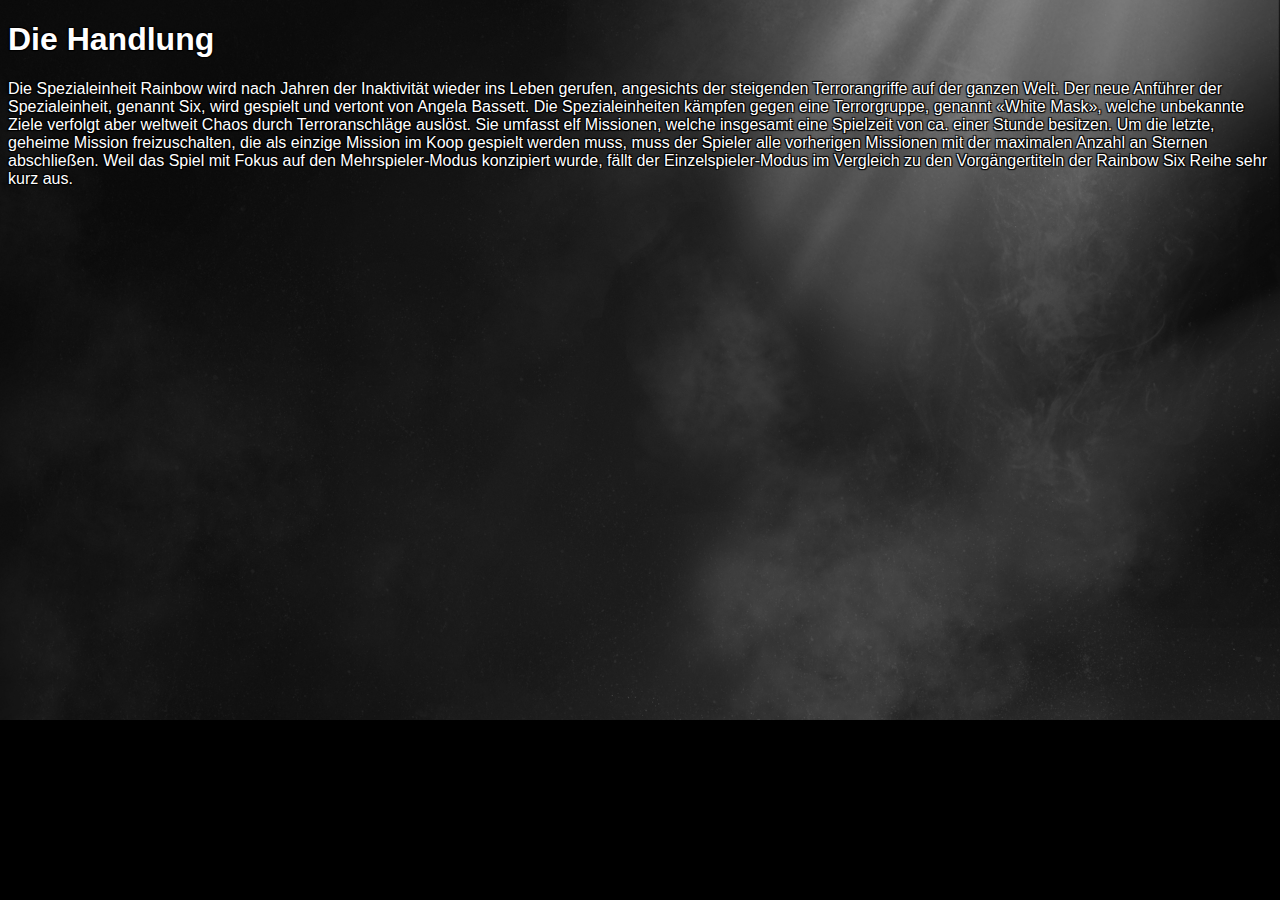
<file: html/rainbow/sonstiges/handlung.html>
<!DOCTYPE html>
<html>
<head>
    <meta charset="utf-8">
    <title>R6s - Handlung</title>
    <link rel="stylesheet" href="../../../css/style.css" type="text/css">
</head>
<body id="sonstigesRainbow">
<h1>Die Handlung</h1>
<p>Die Spezialeinheit Rainbow wird nach Jahren der Inaktivität wieder ins Leben gerufen, angesichts der steigenden Terrorangriffe auf der ganzen Welt. Der neue Anführer der Spezialeinheit, genannt Six, wird gespielt und vertont von Angela Bassett. Die Spezialeinheiten kämpfen gegen eine Terrorgruppe, genannt «White Mask», welche unbekannte Ziele verfolgt aber weltweit Chaos durch Terroranschläge auslöst. Sie umfasst elf Missionen, welche insgesamt eine Spielzeit von ca. einer Stunde besitzen. Um die letzte, geheime Mission freizuschalten, die als einzige Mission im Koop gespielt werden muss, muss der Spieler alle vorherigen Missionen mit der maximalen Anzahl an Sternen abschließen. Weil das Spiel mit Fokus auf den Mehrspieler-Modus konzipiert wurde, fällt der Einzelspieler-Modus im Vergleich zu den Vorgängertiteln der Rainbow Six Reihe sehr kurz aus.</p>
</body>
</html>
</file>
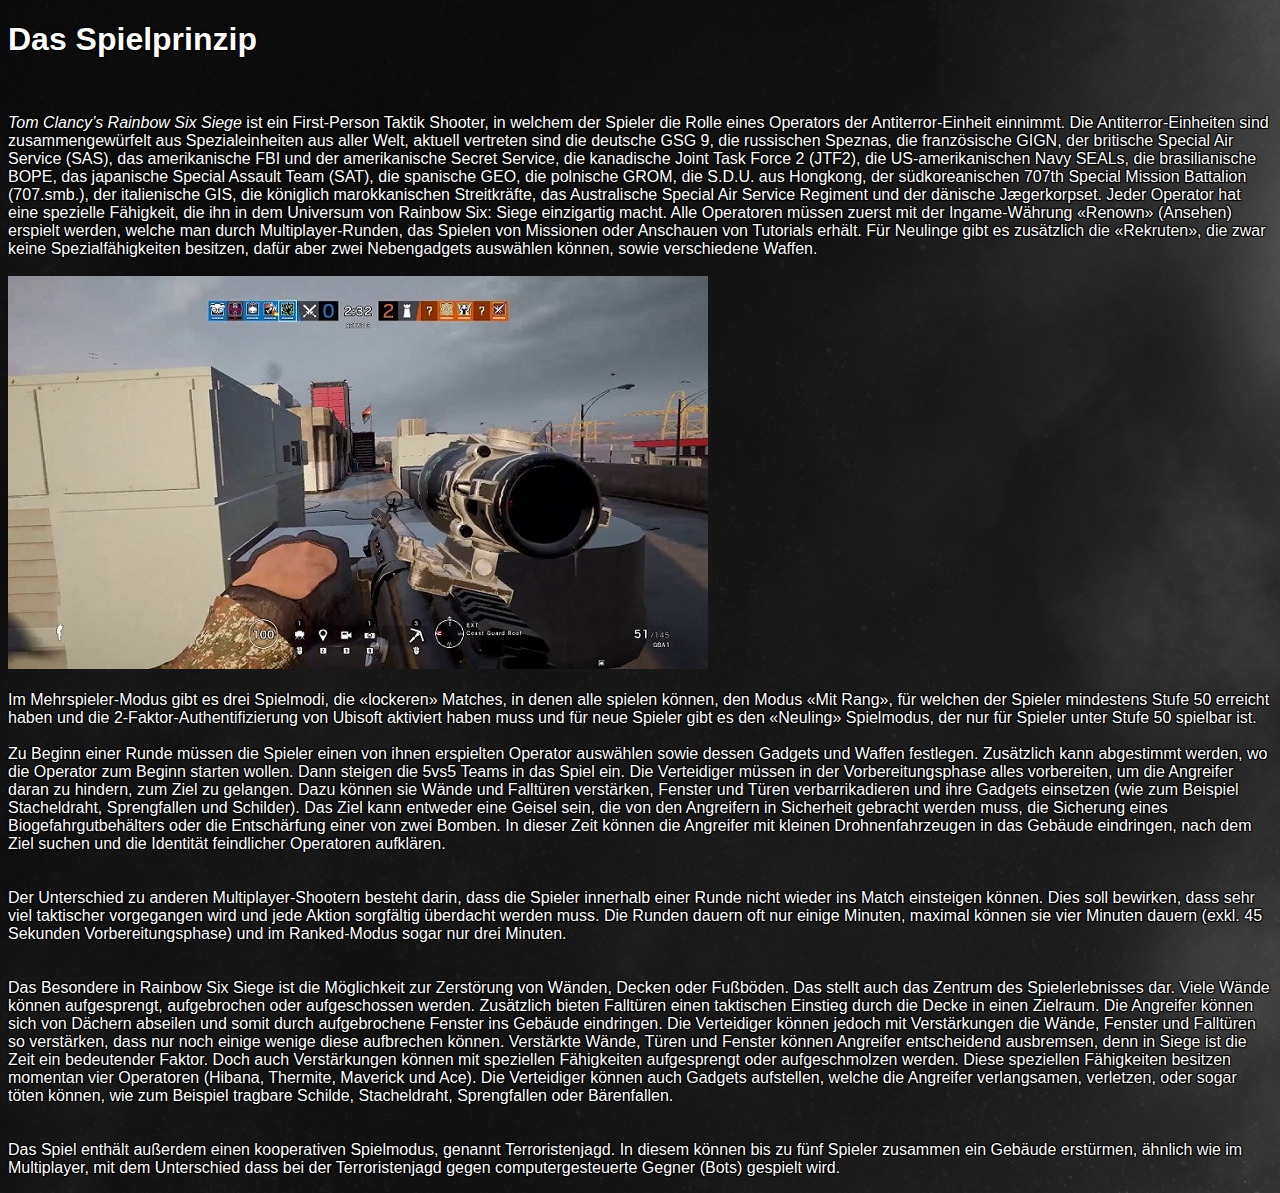
<file: html/rainbow/sonstiges/spielprinzip.html>
<!DOCTYPE html>
<html>
<head>
    <meta charset="utf-8">
    <title>
        R6s - Spielprinzip
    </title>
    <link rel="stylesheet" href="../../../css/style.css" type="text/css">
</head>
<body id="sonstigesRainbow">
<h1>Das Spielprinzip</h1>
<br>
<p><i>Tom Clancy’s Rainbow Six Siege</i> ist ein First-Person Taktik Shooter, in welchem der Spieler die Rolle eines Operators der Antiterror-Einheit einnimmt. Die Antiterror-Einheiten sind zusammengewürfelt aus Spezialeinheiten aus aller Welt, aktuell vertreten sind die deutsche GSG 9, die russischen Speznas, die französische GIGN, der britische Special Air Service (SAS), das amerikanische FBI und der amerikanische Secret Service, die kanadische Joint Task Force 2 (JTF2), die US-amerikanischen Navy SEALs, die brasilianische BOPE, das japanische Special Assault Team (SAT), die spanische GEO, die polnische GROM, die S.D.U. aus Hongkong, der südkoreanischen 707th Special Mission Battalion (707.smb.), der italienische GIS, die königlich marokkanischen Streitkräfte, das Australische Special Air Service Regiment und der dänische Jægerkorpset. Jeder Operator hat eine spezielle Fähigkeit, die ihn in dem Universum von Rainbow Six: Siege einzigartig macht. Alle Operatoren müssen zuerst mit der Ingame-Währung «Renown» (Ansehen) erspielt werden, welche man durch Multiplayer-Runden, das Spielen von Missionen oder Anschauen von Tutorials erhält. Für Neulinge gibt es zusätzlich die «Rekruten», die zwar keine Spezialfähigkeiten besitzen, dafür aber zwei Nebengadgets auswählen können, sowie verschiedene Waffen.<br><br><img src="../../../img/siege_gameplay2.jpg" alt="siege gameplay"><br><br>Im Mehrspieler-Modus gibt es drei Spielmodi, die «lockeren» Matches, in denen alle spielen können, den Modus «Mit Rang», für welchen der Spieler mindestens Stufe 50 erreicht haben und die 2-Faktor-Authentifizierung von Ubisoft aktiviert haben muss und für neue Spieler gibt es den «Neuling» Spielmodus, der nur für Spieler unter Stufe 50 spielbar ist.<br><br>Zu Beginn einer Runde müssen die Spieler einen von ihnen erspielten Operator auswählen sowie dessen Gadgets und Waffen festlegen. Zusätzlich kann abgestimmt werden, wo die Operator zum Beginn starten wollen. Dann steigen die 5vs5 Teams in das Spiel ein. Die Verteidiger müssen in der Vorbereitungsphase alles vorbereiten, um die Angreifer daran zu hindern, zum Ziel zu gelangen. Dazu können sie Wände und Falltüren verstärken, Fenster und Türen verbarrikadieren und ihre Gadgets einsetzen (wie zum Beispiel Stacheldraht, Sprengfallen und Schilder). Das Ziel kann entweder eine Geisel sein, die von den Angreifern in Sicherheit gebracht werden muss, die Sicherung eines Biogefahrgutbehälters oder die Entschärfung einer von zwei Bomben. In dieser Zeit können die Angreifer mit kleinen Drohnenfahrzeugen in das Gebäude eindringen, nach dem Ziel suchen und die Identität feindlicher Operatoren aufklären.<br><br><br>Der Unterschied zu anderen Multiplayer-Shootern besteht darin, dass die Spieler innerhalb einer Runde nicht wieder ins Match einsteigen können. Dies soll bewirken, dass sehr viel taktischer vorgegangen wird und jede Aktion sorgfältig überdacht werden muss. Die Runden dauern oft nur einige Minuten, maximal können sie vier Minuten dauern (exkl. 45 Sekunden Vorbereitungsphase) und im Ranked-Modus sogar nur drei Minuten.<br><br><br>Das Besondere in Rainbow Six Siege ist die Möglichkeit zur Zerstörung von Wänden, Decken oder Fußböden. Das stellt auch das Zentrum des Spielerlebnisses dar. Viele Wände können aufgesprengt, aufgebrochen oder aufgeschossen werden. Zusätzlich bieten Falltüren einen taktischen Einstieg durch die Decke in einen Zielraum. Die Angreifer können sich von Dächern abseilen und somit durch aufgebrochene Fenster ins Gebäude eindringen. Die Verteidiger können jedoch mit Verstärkungen die Wände, Fenster und Falltüren so verstärken, dass nur noch einige wenige diese aufbrechen können. Verstärkte Wände, Türen und Fenster können Angreifer entscheidend ausbremsen, denn in Siege ist die Zeit ein bedeutender Faktor. Doch auch Verstärkungen können mit speziellen Fähigkeiten aufgesprengt oder aufgeschmolzen werden. Diese speziellen Fähigkeiten besitzen momentan vier Operatoren (Hibana, Thermite, Maverick und Ace). Die Verteidiger können auch Gadgets aufstellen, welche die Angreifer verlangsamen, verletzen, oder sogar töten können, wie zum Beispiel tragbare Schilde, Stacheldraht, Sprengfallen oder Bärenfallen.<br><br><br>Das Spiel enthält außerdem einen kooperativen Spielmodus, genannt Terroristenjagd. In diesem können bis zu fünf Spieler zusammen ein Gebäude erstürmen, ähnlich wie im Multiplayer, mit dem Unterschied dass bei der Terroristenjagd gegen computergesteuerte Gegner (Bots) gespielt wird.</p>
</body>
</html>
</file>
<file: css/style.css>
#homepageBody {background-image: url("../img/hintergrund_main.jpg"); background-size: cover; color: white; background-repeat: no-repeat; background-color: black; font-family: Verdana, Geneva, Tahoma, sans-serif;}
#rainbowBackground {
    background-size: cover;
    color: white;
    background-repeat: no-repeat;
    background-color: black;
    font-family: Verdana, Geneva, Tahoma, sans-serif;
    background-image: url("../img/lion.jpg");
    text-shadow: 1px 1px 1px black,
                1px -1px 1px black,
                -1px 1px 1px black,
                -1px -1px 1px black;
}
a {color: darkcyan;}
#sonstigesRainbow {background-size: cover;
    color: white;
    background-repeat: no-repeat;
    background-color: black;
    font-family: Verdana, Geneva, Tahoma, sans-serif;
    background-image: url("../img/Rainbow.jpg");
    text-shadow: 1px 1px 1px black,
                1px -1px 1px black,
                -1px 1px 1px black,
                -1px -1px 1px black;
}
#overwatchMain {background-size: cover;
    color: white;
    background-repeat: no-repeat;
    background-color: black;
    font-family: Verdana, Geneva, Tahoma, sans-serif;
    text-shadow: 1px 1px 1px black,
    1px -1px 1px black,
    -1px 1px 1px black,
    -1px -1px 1px black;
    background-image: url("../img/maxresdefault.jpg");
}
#linkO {color: orangered;}
#overwatchHaupt {background-size: cover;
    color: white;
    background-repeat: no-repeat;
    background-color: black;
    font-family: Verdana, Geneva, Tahoma, sans-serif;
    text-shadow: 1px 1px 1px black,
    1px -1px 1px black,
    -1px 1px 1px black,
    -1px -1px 1px black;
    background-image: url("../img/overwatch_theme.jpg");
}
#overwatchAllgemein {background-size: cover;
    color: white;
    background-repeat: no-repeat;
    background-color: black;
    font-family: Verdana, Geneva, Tahoma, sans-serif;
    text-shadow: 1px 1px 1px black,
    1px -1px 1px black,
    -1px 1px 1px black,
    -1px -1px 1px black;
    background-image: url("../img/overwatch_logo.jpg");
}
#fallguysmainpage {background-size: cover;
    color: white;
    background-repeat: no-repeat;
    background-color: pink;
    font-family: Verdana, Geneva, Tahoma, sans-serif;
    text-shadow: 1px 1px 1px black,
    1px -1px 1px black,
    -1px 1px 1px black,
    -1px -1px 1px black;
    background-image: url("../img/fallguys_hintergrund.jpg")
}
#fallguysrest {background-size: cover;
    color: white;
    background-repeat: no-repeat;
    background-color: pink;
    font-family: Verdana, Geneva, Tahoma, sans-serif;
    text-shadow: 1px 1px 1px black,
    1px -1px 1px black,
    -1px 1px 1px black,
    -1px -1px 1px black;
    background-image:url("../img/fallguysbackground.jpg");
}
a:link, a:visited {
        background-color:  #d35400;
        color: white;
        padding: 14px 25px;
        text-align: center;
        text-decoration: none;
        display: inline-block;
        border-radius: 5px;
}
      a:hover, a:active {
        background-color: white;
}
</file>
